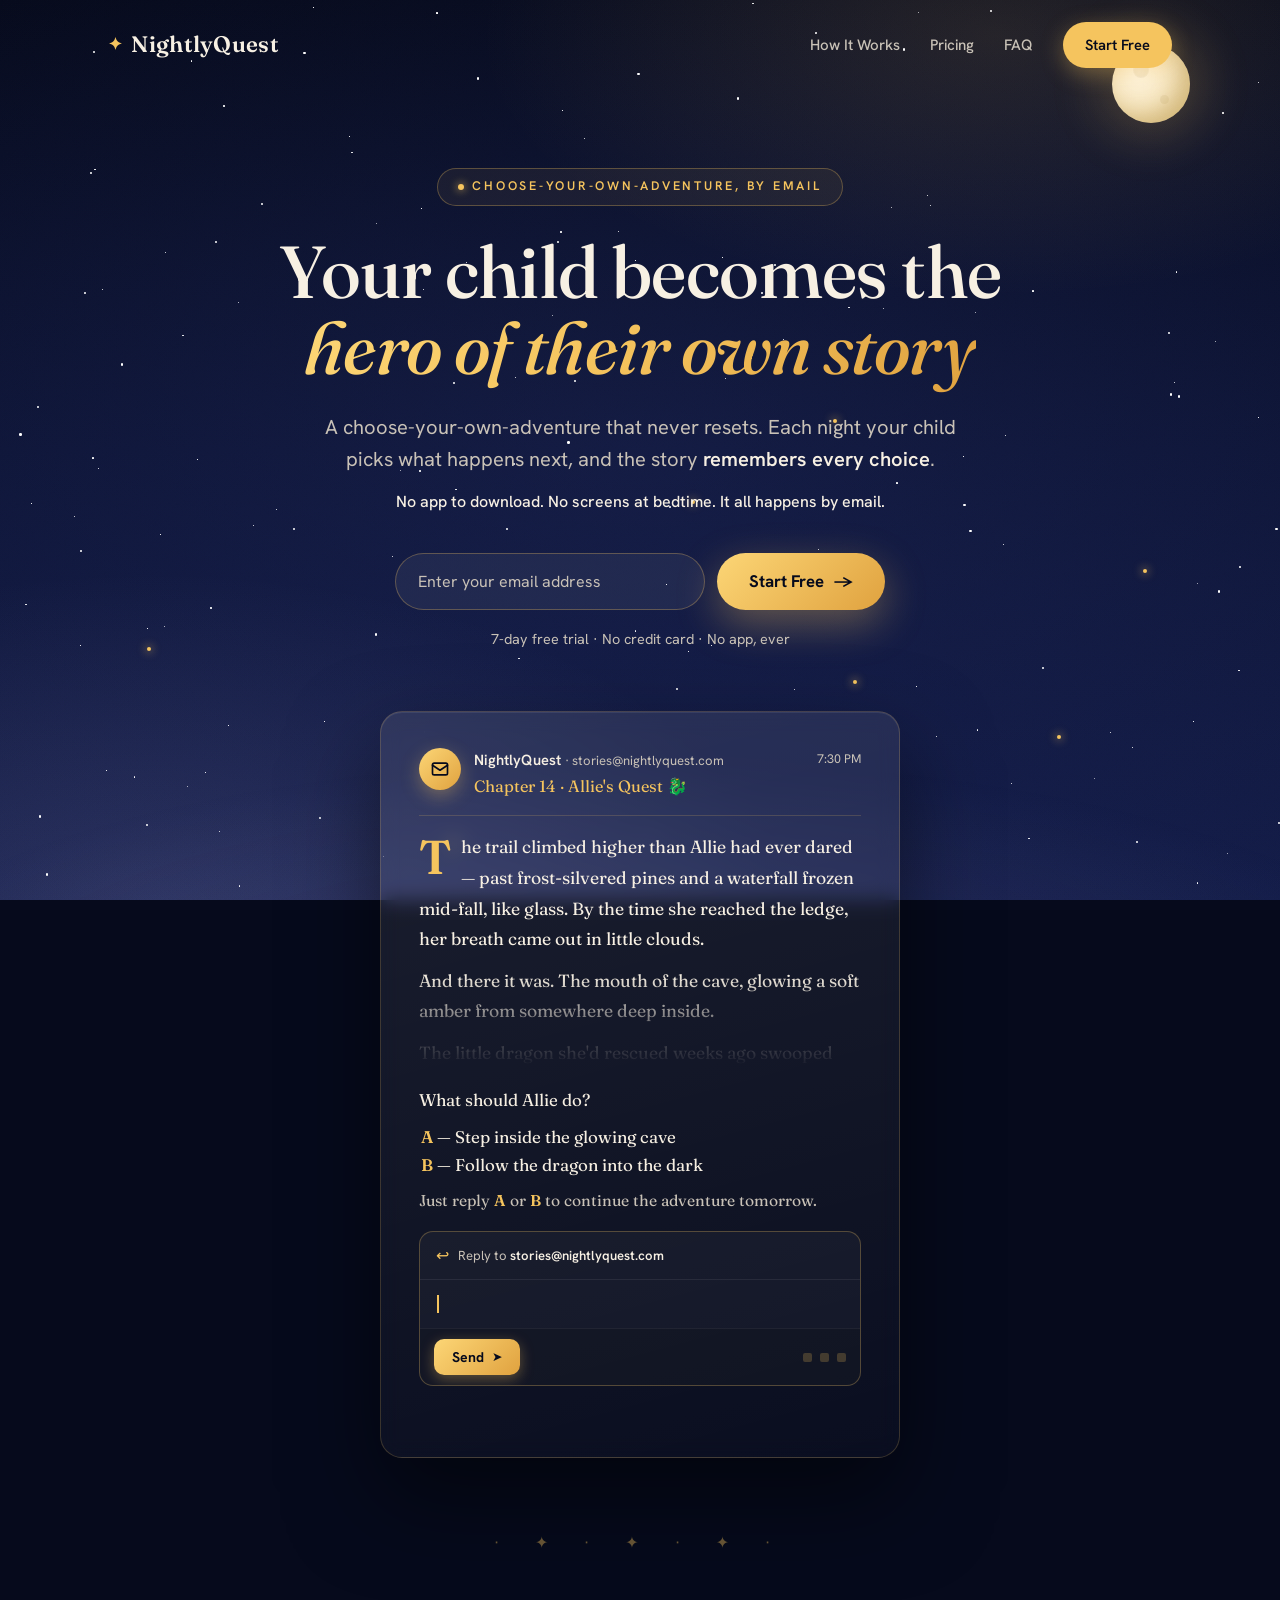
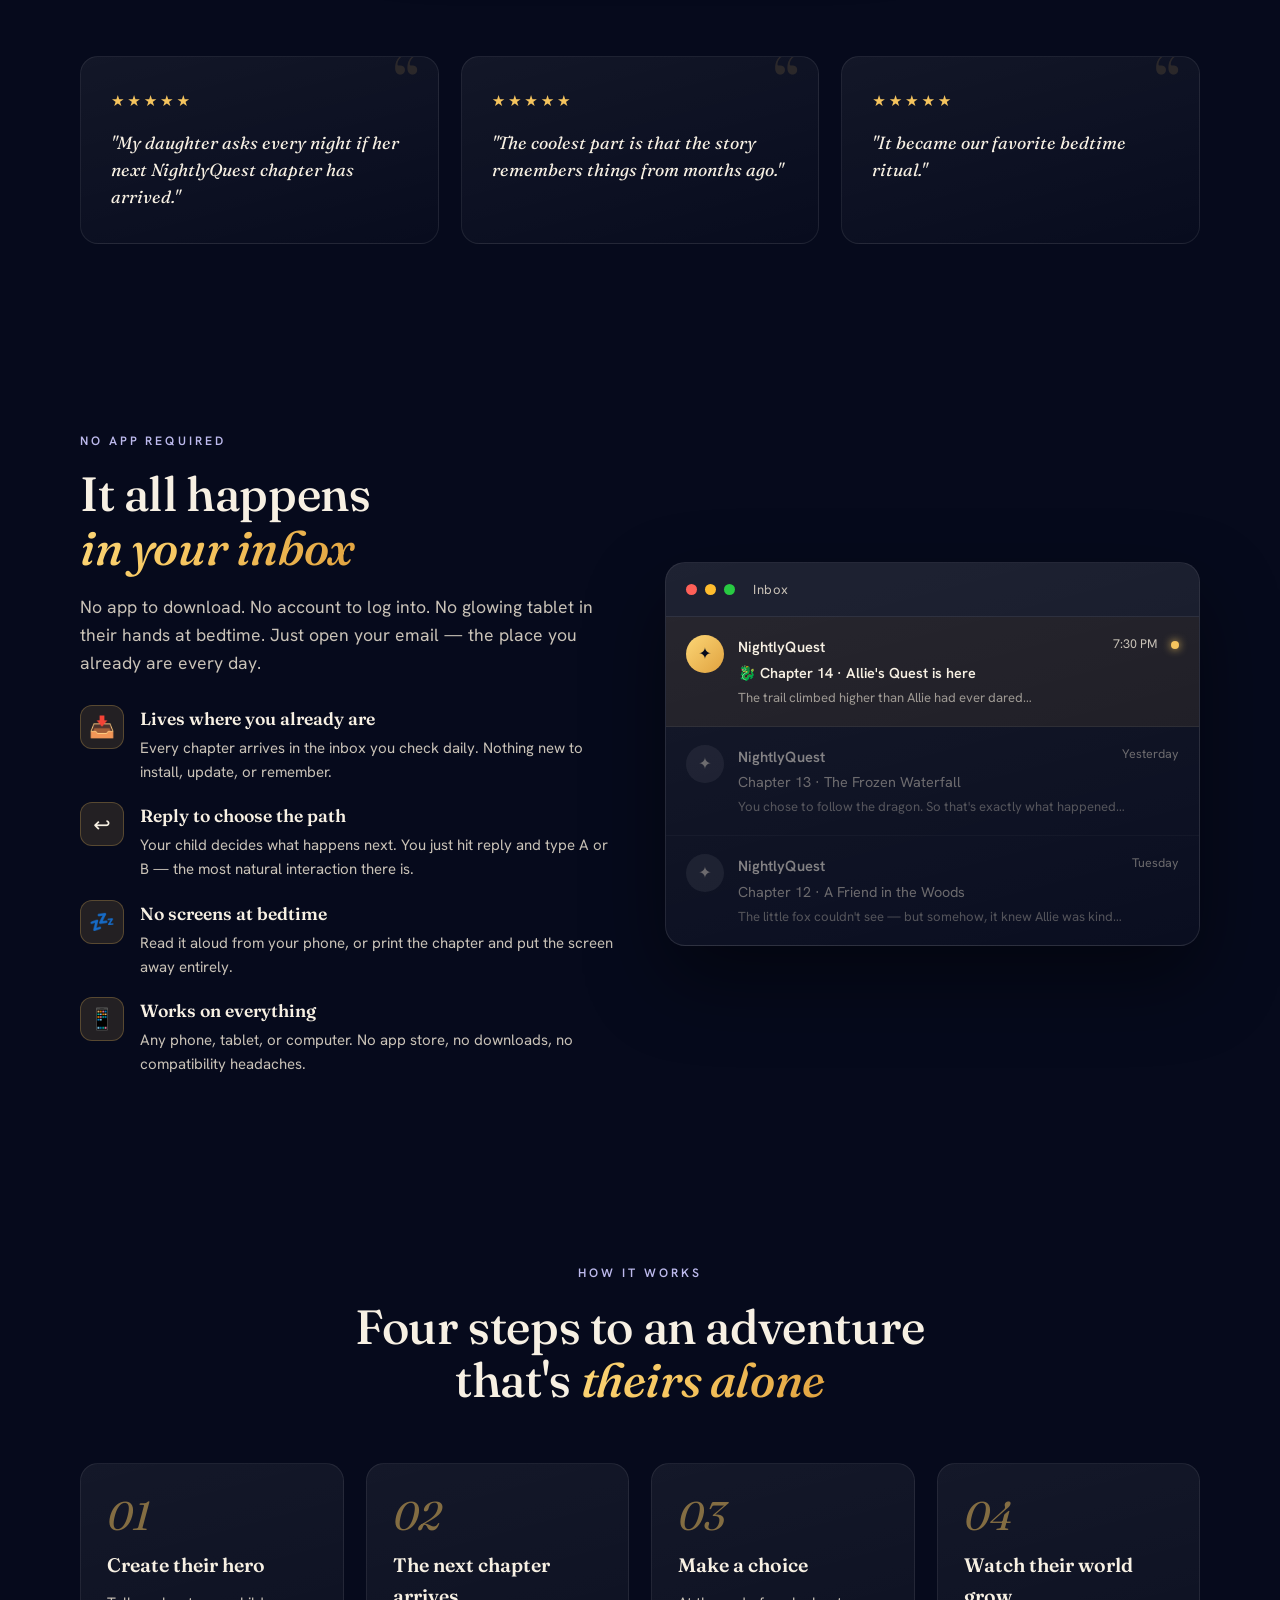
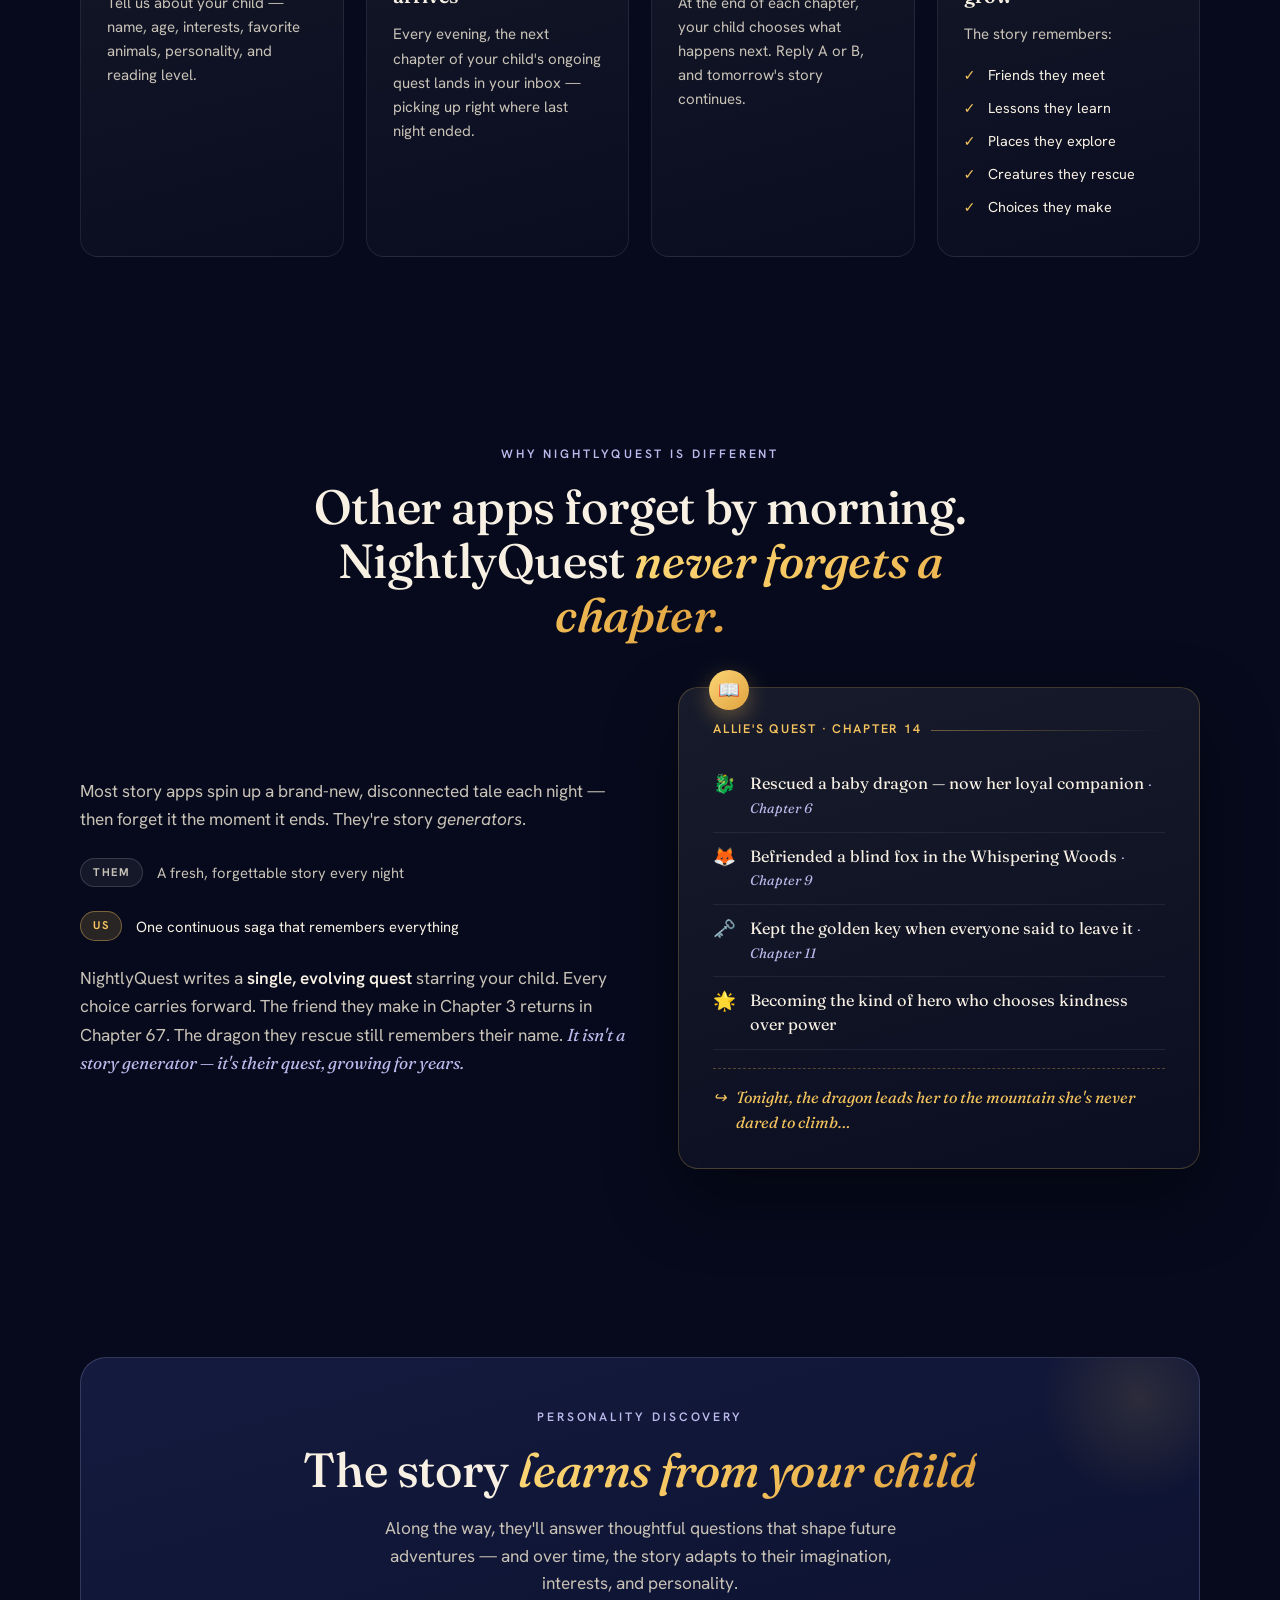
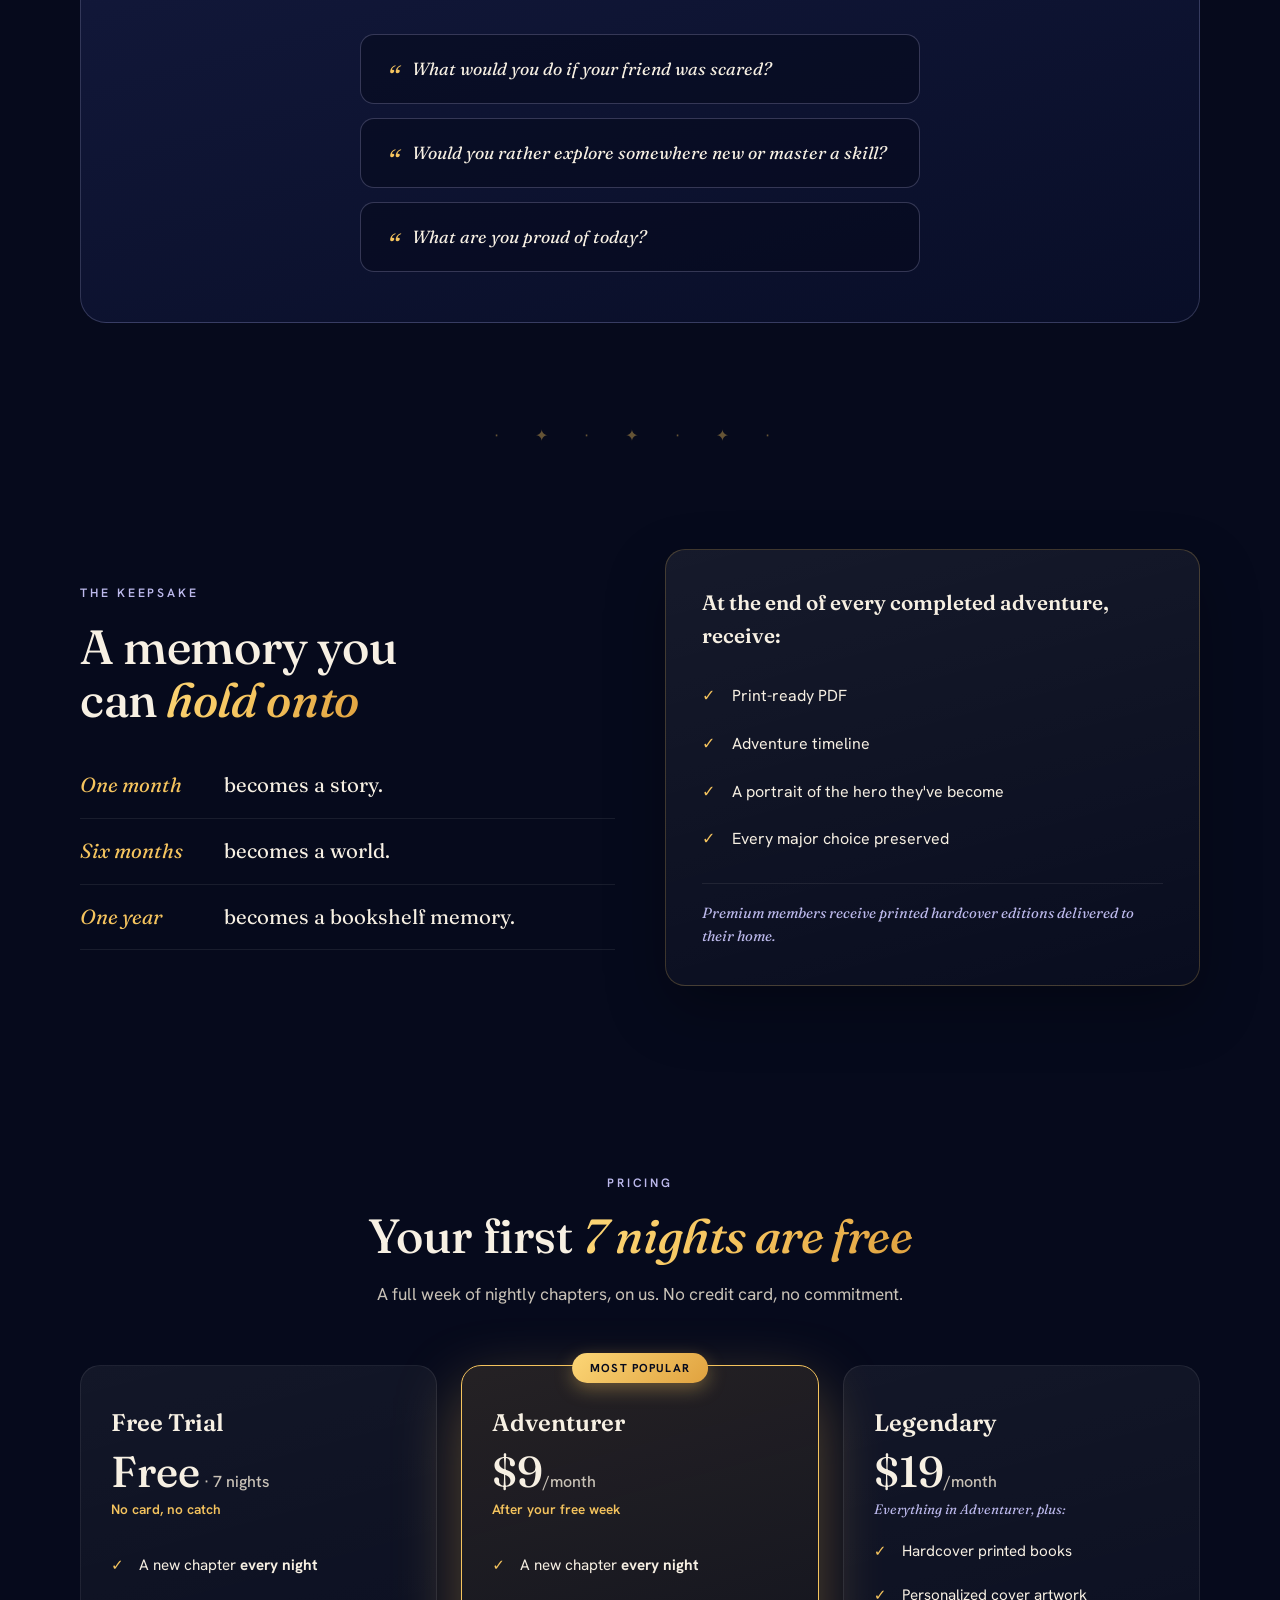
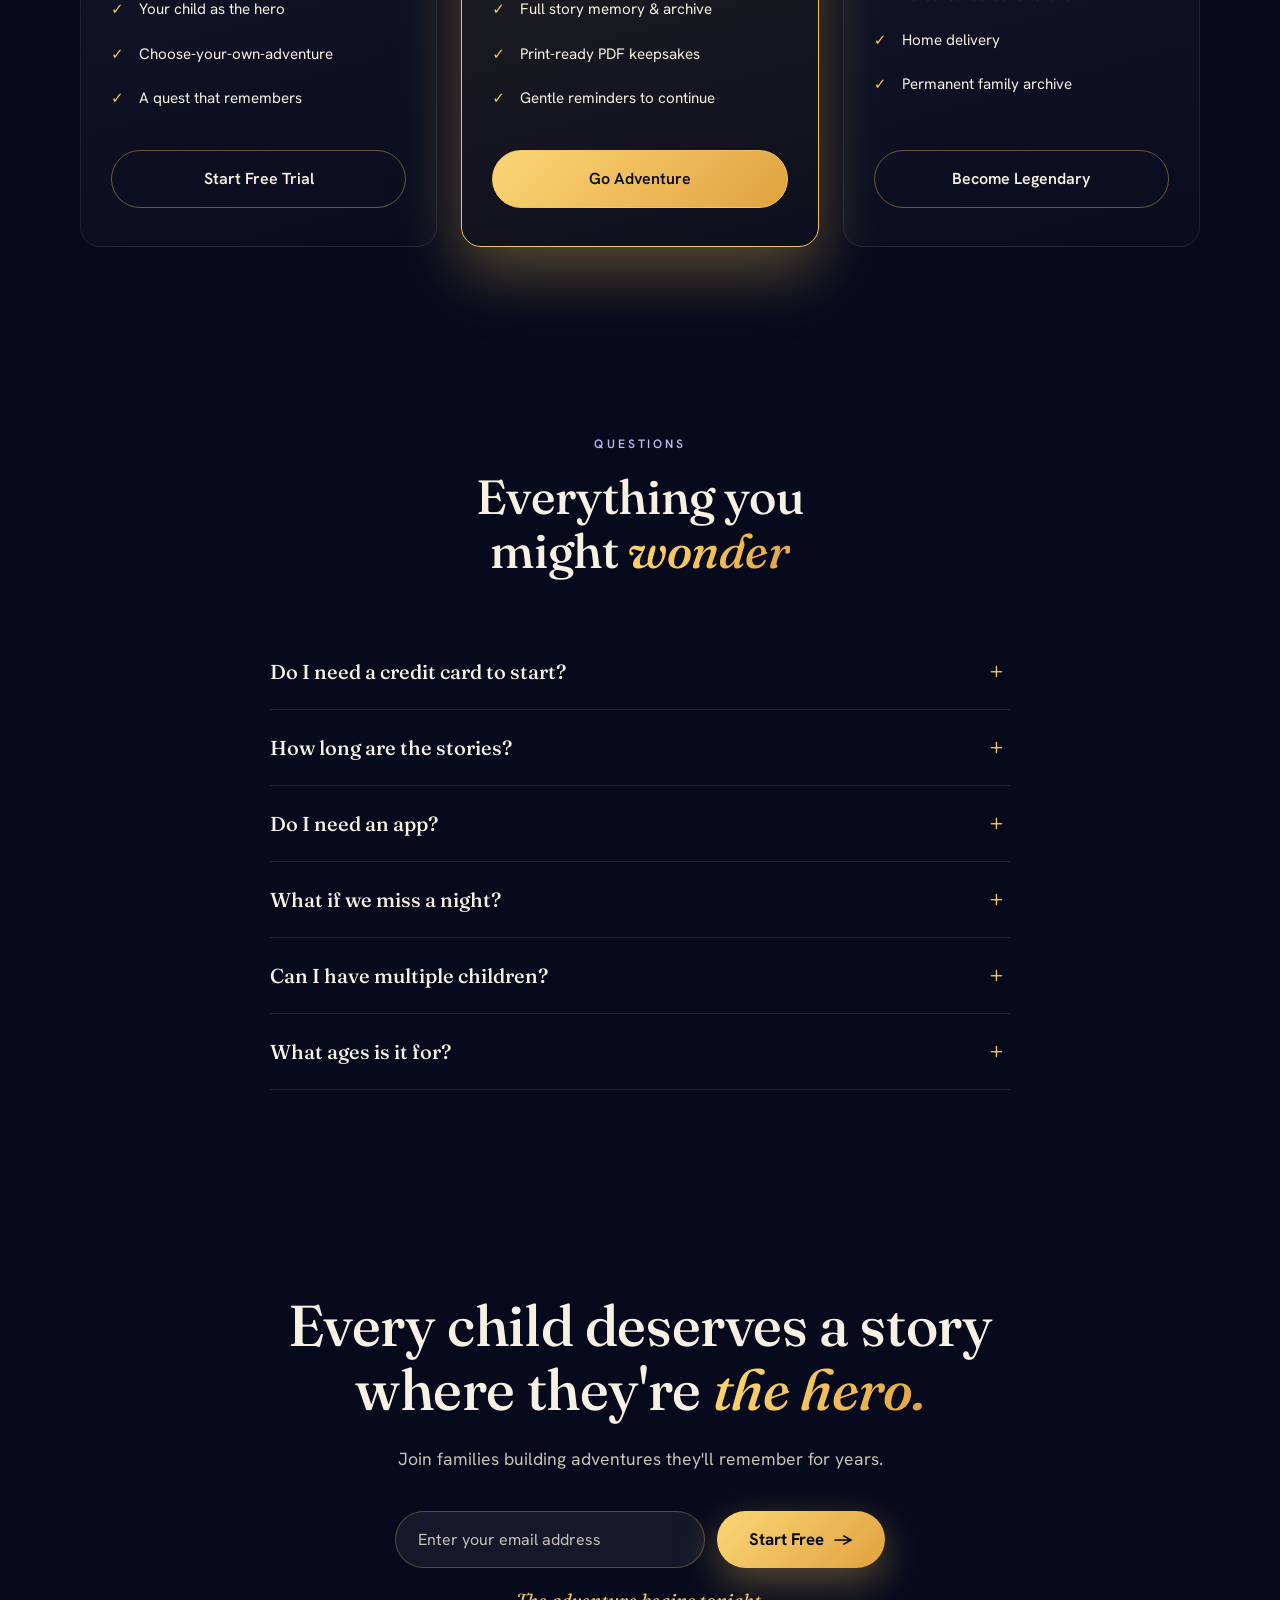
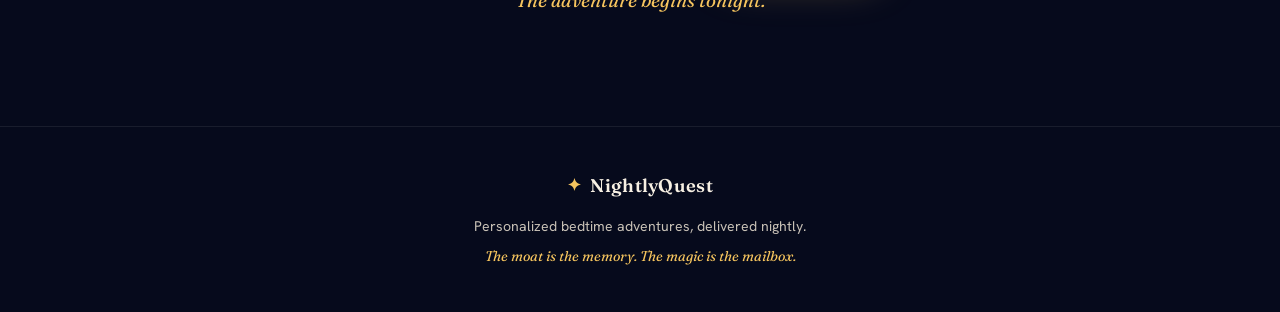
<file: src/imports/pasted_text/nightlyquest-landing.html>
<!DOCTYPE html>
<html lang="en">
<head>
<meta charset="UTF-8">
<meta name="viewport" content="width=device-width, initial-scale=1.0">
<title>NightlyQuest — A bedtime quest where your child is the hero, delivered by email</title>
<link rel="preconnect" href="https://fonts.googleapis.com">
<link rel="preconnect" href="https://fonts.gstatic.com" crossorigin>
<link href="https://fonts.googleapis.com/css2?family=Fraunces:ital,opsz,wght@0,9..144,400;0,9..144,500;0,9..144,600;0,9..144,700;1,9..144,400;1,9..144,500;1,9..144,600&family=Hanken+Grotesk:wght@400;500;600;700&display=swap" rel="stylesheet">
<style>
  :root{
    --night-1:#060a1c;--night-2:#0c1334;--night-3:#131c48;--indigo:#2a3470;
    --gold:#f5c45e;--gold-lt:#fcd676;--gold-deep:#e0a23f;--amber-glow:rgba(245,196,94,.35);
    --cream:#f7f0e3;--cream-dim:#c9c2b7;--lavender:#bcb9ec;--rose:#e8a3a3;
    --display:"Fraunces",Georgia,serif;--body:"Hanken Grotesk",system-ui,sans-serif;
    --ease:cubic-bezier(.16,1,.3,1);
  }
  *{margin:0;padding:0;box-sizing:border-box}
  html{scroll-behavior:smooth}
  body{font-family:var(--body);background:var(--night-1);color:var(--cream);overflow-x:hidden;line-height:1.6;-webkit-font-smoothing:antialiased}
  ::selection{background:var(--gold);color:var(--night-1)}
  a{color:inherit}
  :focus-visible{outline:2px solid var(--gold);outline-offset:3px;border-radius:6px}

  /* atmosphere */
  .sky{position:fixed;inset:0;z-index:-3;background:
    radial-gradient(ellipse 70% 50% at 78% 4%, rgba(245,196,94,.12), transparent 58%),
    radial-gradient(ellipse 90% 70% at 12% 102%, rgba(188,185,236,.14), transparent 55%),
    radial-gradient(ellipse 120% 90% at 50% 50%, rgba(42,52,112,.25), transparent 70%),
    linear-gradient(180deg, var(--night-1) 0%, var(--night-2) 50%, var(--night-3) 100%);}
  .horizon{position:fixed;left:0;right:0;bottom:0;height:40vh;z-index:-3;pointer-events:none;
    background:radial-gradient(ellipse 90% 100% at 50% 130%, rgba(245,196,94,.10), rgba(188,185,236,.05) 40%, transparent 70%);}
  .grain{position:fixed;inset:0;z-index:1;pointer-events:none;opacity:.045;mix-blend-mode:overlay;
    background-image:url("data:image/svg+xml,%3Csvg xmlns='http://www.w3.org/2000/svg' width='160' height='160'%3E%3Cfilter id='n'%3E%3CfeTurbulence type='fractalNoise' baseFrequency='0.9' numOctaves='3' stitchTiles='stitch'/%3E%3C/filter%3E%3Crect width='100%25' height='100%25' filter='url(%23n)'/%3E%3C/svg%3E");}
  .stars{position:fixed;inset:0;z-index:-2;pointer-events:none}
  .star{position:absolute;background:#fff;border-radius:50%;animation:twinkle var(--dur) ease-in-out infinite alternate}
  @keyframes twinkle{from{opacity:.12;transform:scale(.6)}to{opacity:1;transform:scale(1)}}
  .shooting{position:fixed;width:2px;height:2px;background:#fff;border-radius:50%;z-index:-2;opacity:0;
    box-shadow:0 0 0 1px rgba(255,255,255,.4);pointer-events:none}
  .shooting::after{content:"";position:absolute;top:50%;right:0;width:90px;height:1px;
    background:linear-gradient(90deg,#fff,transparent);transform:translateY(-50%)}
  .firefly{position:fixed;width:4px;height:4px;border-radius:50%;z-index:-2;pointer-events:none;
    background:var(--gold);box-shadow:0 0 8px 2px var(--amber-glow);animation:drift var(--fdur) ease-in-out infinite}
  @keyframes drift{0%{transform:translate(0,0);opacity:0}10%{opacity:.8}50%{transform:translate(var(--dx),var(--dy));opacity:1}90%{opacity:.6}100%{transform:translate(0,0);opacity:0}}
  .moon{position:fixed;top:5%;right:7%;width:78px;height:78px;border-radius:50%;z-index:-2;will-change:transform;
    background:radial-gradient(circle at 35% 35%, #fff8e8, #f5e3b8 52%, #e6c97e);
    box-shadow:0 0 50px 14px rgba(245,196,94,.2), inset -11px -7px 20px rgba(180,150,90,.42);}
  .moon::before,.moon::after{content:"";position:absolute;border-radius:50%;background:rgba(190,160,100,.18)}
  .moon::before{width:14px;height:14px;top:18px;left:22px;box-shadow:0 0 0 1px rgba(160,130,80,.1)}
  .moon::after{width:9px;height:9px;bottom:19px;right:21px}

  .wrap{max-width:1120px;margin:0 auto;padding:0 28px}
  section{position:relative;z-index:2}
  .pad{padding:94px 0}
  .divider-stars{text-align:center;color:var(--gold);opacity:.4;font-size:1rem;letter-spacing:1em;padding:6px 0;position:relative;z-index:2}

  .gold-text{background:linear-gradient(120deg,#fcd676,#f5c45e 45%,#e0a23f);-webkit-background-clip:text;background-clip:text;color:transparent;font-style:italic}

  /* nav */
  .navbar{position:sticky;top:0;z-index:50;transition:background .4s var(--ease),backdrop-filter .4s,border-color .4s,padding .4s}
  .navbar.scrolled{background:rgba(8,12,30,.72);backdrop-filter:blur(14px);border-bottom:1px solid rgba(245,196,94,.12)}
  nav{display:flex;justify-content:space-between;align-items:center;padding:22px 28px;max-width:1120px;margin:0 auto;transition:padding .4s var(--ease)}
  .navbar.scrolled nav{padding:14px 28px}
  .logo{font-family:var(--display);font-weight:600;font-size:1.4rem;letter-spacing:.3px;display:flex;align-items:center;gap:9px}
  .logo .spark{color:var(--gold);font-size:1.05rem;animation:sparkle 3s ease-in-out infinite}
  @keyframes sparkle{0%,100%{opacity:1;transform:rotate(0) scale(1)}50%{opacity:.6;transform:rotate(20deg) scale(1.15)}}
  .nav-links{display:flex;align-items:center;gap:30px;font-size:.94rem;font-weight:500}
  .nav-links a{text-decoration:none;color:var(--cream-dim);transition:color .2s;position:relative}
  .nav-links a:not(.nav-cta)::after{content:"";position:absolute;left:0;bottom:-5px;width:0;height:1.5px;background:var(--gold);transition:width .25s var(--ease)}
  .nav-links a:not(.nav-cta):hover{color:var(--gold)}
  .nav-links a:not(.nav-cta):hover::after{width:100%}
  .nav-cta{font-weight:600;font-size:.92rem;color:var(--night-1)!important;background:var(--gold);padding:11px 22px;border-radius:100px;text-decoration:none;transition:transform .25s,box-shadow .25s;box-shadow:0 6px 22px var(--amber-glow)}
  .nav-cta:hover{transform:translateY(-2px);box-shadow:0 10px 30px var(--amber-glow)}

  /* hero */
  .hero{text-align:center;padding:78px 0 66px}
  .eyebrow{display:inline-flex;align-items:center;gap:8px;font-size:.78rem;letter-spacing:.22em;text-transform:uppercase;color:var(--gold);font-weight:600;margin-bottom:28px;border:1px solid rgba(245,196,94,.3);padding:8px 20px;border-radius:100px;background:rgba(245,196,94,.06)}
  .eyebrow .pulse{width:6px;height:6px;border-radius:50%;background:var(--gold);box-shadow:0 0 8px var(--gold);animation:pulse 2s ease-in-out infinite}
  @keyframes pulse{0%,100%{opacity:1}50%{opacity:.3}}
  h1{font-family:var(--display);font-weight:500;font-size:clamp(2.6rem,5.8vw,4.6rem);line-height:1.04;letter-spacing:-.6px;margin-bottom:24px}
  h1 em{font-style:italic}
  .sub{font-size:clamp(1.05rem,2vw,1.26rem);color:var(--cream-dim);max-width:640px;margin:0 auto 14px}
  .sub2{font-size:1rem;color:var(--cream);max-width:600px;margin:0 auto 38px;font-weight:500}
  .signup{display:flex;gap:12px;justify-content:center;max-width:490px;margin:0 auto}
  .signup input{flex:1;min-width:0;padding:17px 22px;border-radius:100px;border:1px solid rgba(245,196,94,.3);background:rgba(255,255,255,.06);color:var(--cream);font-family:var(--body);font-size:1rem;outline:none;transition:.25s var(--ease)}
  .signup input::placeholder{color:var(--cream-dim)}
  .signup input:focus{border-color:var(--gold);background:rgba(245,196,94,.09);box-shadow:0 0 0 4px rgba(245,196,94,.1)}
  .btn-primary{position:relative;display:inline-flex;align-items:center;gap:10px;font-weight:700;font-size:1.05rem;color:var(--night-1);background:linear-gradient(135deg,var(--gold-lt),var(--gold-deep));padding:17px 32px;border-radius:100px;text-decoration:none;border:none;cursor:pointer;font-family:var(--body);box-shadow:0 14px 40px var(--amber-glow);transition:transform .25s var(--ease),box-shadow .25s;overflow:hidden;white-space:nowrap}
  .btn-primary::before{content:"";position:absolute;top:0;left:-120%;width:60%;height:100%;background:linear-gradient(100deg,transparent,rgba(255,255,255,.5),transparent);transform:skewX(-20deg);transition:left .6s var(--ease)}
  .btn-primary:hover{transform:translateY(-3px) scale(1.02);box-shadow:0 20px 55px var(--amber-glow)}
  .btn-primary:hover::before{left:130%}
  .btn-primary .arrow{transition:transform .25s var(--ease)}
  .btn-primary:hover .arrow{transform:translateX(5px)}
  .reassure{margin-top:18px;font-size:.9rem;color:var(--cream-dim)}

  .hero-card{margin:60px auto 0;max-width:520px;text-align:left;position:relative;
    background:linear-gradient(165deg, rgba(255,253,247,.09), rgba(255,255,255,.02));
    border:1px solid rgba(245,196,94,.2);border-radius:22px;padding:36px 38px;backdrop-filter:blur(10px);
    box-shadow:0 40px 90px rgba(0,0,0,.5), inset 0 1px 0 rgba(255,255,255,.08);}
  .hero-card::before{content:"✦";position:absolute;top:-19px;left:36px;background:linear-gradient(135deg,var(--gold-lt),var(--gold-deep));color:var(--night-1);width:40px;height:40px;border-radius:50%;display:grid;place-items:center;font-size:1.05rem;box-shadow:0 8px 22px var(--amber-glow)}
  .hc-meta{font-size:.78rem;letter-spacing:.16em;text-transform:uppercase;color:var(--gold);margin-bottom:18px;font-weight:600;display:flex;align-items:center;gap:10px}
  .hc-meta::after{content:"";flex:1;height:1px;background:linear-gradient(90deg,rgba(245,196,94,.4),transparent)}
  .hero-card .story-window{position:relative;max-height:236px;overflow:hidden;
    -webkit-mask-image:linear-gradient(180deg,#000 60%,rgba(0,0,0,.3) 85%,transparent);
    mask-image:linear-gradient(180deg,#000 60%,rgba(0,0,0,.3) 85%,transparent)}
  .hero-card .story{font-family:var(--display);font-size:1.1rem;line-height:1.74;color:var(--cream)}
  .hero-card .story p{margin-bottom:11px}
  .hero-card .story p:first-child::first-letter{font-size:2.7em;line-height:.8;float:left;margin:6px 9px 0 0;color:var(--gold);font-weight:600}
  .hero-card .story .whisper{font-style:italic;color:var(--lavender)}
  .hc-outro{margin-top:18px;font-family:var(--display);font-size:1.06rem;line-height:1.6;color:var(--cream)}
  .hc-outro p{margin-bottom:10px}
  .hc-outro p:last-child{margin-bottom:0}
  .hc-outro .opts{padding-left:2px}
  .hc-outro b{color:var(--gold);font-weight:600}
  .hc-outro .cta{color:var(--cream-dim);font-size:.98rem}
  .hc-foot{margin-top:18px;font-size:.85rem;color:var(--cream-dim);text-align:center;font-style:italic}

  /* email-styled hero card */
  .hero-card.asEmail::before{display:none}
  .email-header{display:flex;align-items:flex-start;gap:13px;padding-bottom:16px;margin-bottom:16px;border-bottom:1px solid rgba(245,196,94,.18)}
  .email-av{flex-shrink:0;width:42px;height:42px;border-radius:50%;display:grid;place-items:center;font-size:1.05rem;background:linear-gradient(135deg,var(--gold-lt),var(--gold-deep));color:var(--night-1);font-weight:700;box-shadow:0 6px 18px var(--amber-glow)}
  .email-meta{flex:1;min-width:0}
  .email-from{font-size:.92rem;font-weight:600;color:var(--cream);white-space:nowrap;overflow:hidden;text-overflow:ellipsis}
  .email-from span{color:var(--cream-dim);font-weight:400;font-size:.82rem}
  .email-subject{font-family:var(--display);font-size:1.02rem;color:var(--gold);margin-top:2px}
  .email-time{font-size:.78rem;color:var(--cream-dim);flex-shrink:0;padding-top:2px}
  .reply-wrap{margin-top:18px}
  .reply-box{background:rgba(255,255,255,.035);border:1px solid rgba(245,196,94,.28);border-radius:14px;overflow:hidden}
  .reply-head{display:flex;align-items:center;gap:9px;padding:11px 16px;border-bottom:1px solid rgba(255,255,255,.07);font-size:.82rem;color:var(--cream-dim)}
  .reply-head .reply-ico{color:var(--gold);font-size:1rem}
  .reply-head b{color:var(--cream);font-weight:600}
  .reply-body{padding:15px 16px;min-height:48px;display:flex;align-items:flex-start;font-size:.96rem;line-height:1.5;color:var(--cream)}
  .caret{display:inline-block;width:2px;height:18px;background:var(--gold);margin-left:1px;animation:blink 1s step-end infinite;vertical-align:middle}
  @keyframes blink{50%{opacity:0}}
  .reply-foot{display:flex;align-items:center;justify-content:space-between;padding:10px 14px;border-top:1px solid rgba(255,255,255,.06);background:rgba(0,0,0,.14)}
  .reply-send{display:inline-flex;align-items:center;gap:8px;background:linear-gradient(135deg,var(--gold-lt),var(--gold-deep));color:var(--night-1);border:none;border-radius:10px;padding:9px 18px;font-family:var(--body);font-weight:700;font-size:.88rem;cursor:pointer;transition:transform .12s var(--ease),background .25s;box-shadow:0 4px 14px var(--amber-glow)}
  .reply-send::after{content:"➤";font-size:.78rem}
  .reply-send.pressed{transform:scale(.9)}
  .reply-send.done{background:rgba(245,196,94,.16);color:var(--gold);box-shadow:none;cursor:default}
  .reply-send.done::after{content:"✓"}
  .reply-tools{display:flex;gap:8px}
  .reply-tools span{width:9px;height:9px;border-radius:2px;background:rgba(245,196,94,.22)}
  .sent-msg{opacity:0;transition:opacity .45s var(--ease);margin-top:12px;text-align:center;font-size:.88rem;color:var(--gold);font-style:italic;font-family:var(--display);min-height:20px}
  .sent-msg.show{opacity:1}
  .sent-msg .check{display:inline-grid;place-items:center;width:17px;height:17px;border-radius:50%;background:var(--gold);color:var(--night-1);font-size:.66rem;font-weight:700;margin-right:6px;vertical-align:middle}

  /* section heads */
  .sec-head{text-align:center;max-width:700px;margin:0 auto 56px}
  .sec-tag{font-size:.76rem;letter-spacing:.24em;text-transform:uppercase;color:var(--lavender);font-weight:600;margin-bottom:16px;display:block}
  h2{font-family:var(--display);font-weight:500;font-size:clamp(2rem,4vw,3rem);line-height:1.12;letter-spacing:-.4px}
  h2 em{font-style:italic}
  .sec-head p{color:var(--cream-dim);font-size:1.08rem;margin-top:18px}

  /* social proof */
  .proof{display:grid;grid-template-columns:repeat(3,1fr);gap:22px}
  .quote-card{background:linear-gradient(165deg, rgba(255,255,255,.055), rgba(255,255,255,.012));border:1px solid rgba(255,255,255,.08);border-radius:18px;padding:32px 30px;transition:.35s var(--ease);position:relative;overflow:hidden}
  .quote-card::before{content:"\201C";position:absolute;top:-10px;right:18px;font-family:var(--display);font-size:5rem;color:var(--gold);opacity:.12;line-height:1}
  .quote-card:hover{border-color:rgba(245,196,94,.35);transform:translateY(-6px);box-shadow:0 24px 50px rgba(0,0,0,.3)}
  .stars-row{color:var(--gold);font-size:.95rem;letter-spacing:.18em;margin-bottom:16px}
  .quote-card p{font-family:var(--display);font-size:1.1rem;line-height:1.55;font-style:italic;color:var(--cream)}

  /* steps */
  .steps{display:grid;grid-template-columns:repeat(4,1fr);gap:22px}
  .step{background:linear-gradient(165deg, rgba(255,255,255,.06), rgba(255,255,255,.015));border:1px solid rgba(255,255,255,.08);border-radius:18px;padding:32px 26px;transition:transform .35s var(--ease),border-color .35s,box-shadow .35s}
  .step:hover{transform:translateY(-7px);border-color:rgba(245,196,94,.35);box-shadow:0 24px 50px rgba(0,0,0,.3)}
  .step-num{font-family:var(--display);font-style:italic;font-size:2.5rem;color:var(--gold);opacity:.5;line-height:1;margin-bottom:14px}
  .step h3{font-family:var(--display);font-weight:600;font-size:1.22rem;margin-bottom:10px}
  .step p{font-size:.94rem;color:var(--cream-dim)}
  .step ul{list-style:none;margin-top:12px}
  .step li{font-size:.9rem;color:var(--cream);padding:5px 0 5px 24px;position:relative}
  .step li::before{content:"✓";position:absolute;left:0;color:var(--gold)}

  /* editorial */
  .editorial{max-width:770px;margin:0 auto;text-align:center}
  .editorial .lead{font-family:var(--display);font-size:clamp(1.45rem,3vw,2.05rem);line-height:1.4;font-weight:400;color:var(--cream)}
  .editorial .body{color:var(--cream-dim);font-size:1.1rem;margin-top:26px;max-width:620px;margin-left:auto;margin-right:auto}
  .highlight{color:var(--lavender);font-style:italic;font-family:var(--display)}

  /* difference / contrast */
  .diff2{display:grid;grid-template-columns:1.05fr 1fr;gap:50px;align-items:center}
  .diff2 .lead{font-family:var(--display);font-size:clamp(1.6rem,3vw,2.3rem);line-height:1.25;font-weight:400;color:var(--cream);margin-bottom:22px}
  .diff2 .body{color:var(--cream-dim);font-size:1.08rem;margin-bottom:18px}
  .diff2 .body:last-child{margin-bottom:0}
  .vs-line{display:flex;align-items:center;gap:14px;margin:24px 0;font-size:.92rem}
  .vs-line .tag{font-size:.7rem;letter-spacing:.14em;text-transform:uppercase;font-weight:700;padding:5px 12px;border-radius:100px;flex-shrink:0}
  .vs-line.them .tag{background:rgba(255,255,255,.06);border:1px solid rgba(255,255,255,.15);color:var(--cream-dim)}
  .vs-line.us .tag{background:rgba(245,196,94,.15);border:1px solid rgba(245,196,94,.4);color:var(--gold)}
  .vs-line.them span{color:var(--cream-dim)}
  .vs-line.us span{color:var(--cream)}
  /* story journal */
  .journal{background:linear-gradient(165deg, rgba(255,253,247,.07), rgba(255,255,255,.02));border:1px solid rgba(245,196,94,.22);border-radius:20px;padding:32px 34px;box-shadow:0 30px 70px rgba(0,0,0,.4);position:relative}
  .journal::before{content:"📖";position:absolute;top:-18px;left:30px;background:linear-gradient(135deg,var(--gold-lt),var(--gold-deep));width:40px;height:40px;border-radius:50%;display:grid;place-items:center;font-size:1.1rem;box-shadow:0 8px 22px var(--amber-glow)}
  .journal-head{font-size:.78rem;letter-spacing:.14em;text-transform:uppercase;color:var(--gold);font-weight:600;margin-bottom:20px;display:flex;align-items:center;gap:10px}
  .journal-head::after{content:"";flex:1;height:1px;background:linear-gradient(90deg,rgba(245,196,94,.4),transparent)}
  .journal-item{display:flex;gap:14px;padding:12px 0;border-bottom:1px solid rgba(255,255,255,.07);font-family:var(--display);font-size:1.02rem;line-height:1.45;color:var(--cream)}
  .journal-item:last-of-type{border-bottom:none}
  .journal-item .ji{flex-shrink:0;font-size:1.15rem;line-height:1.3}
  .journal-item .ch{color:var(--lavender);font-style:italic;font-size:.86rem}
  .journal-next{margin-top:18px;padding-top:16px;border-top:1px dashed rgba(245,196,94,.3);font-family:var(--display);font-style:italic;color:var(--gold);font-size:1rem;display:flex;gap:10px;align-items:baseline}
  .journal-next .arrow{flex-shrink:0}

  /* email-native section */
  .email-native{display:grid;grid-template-columns:1fr 1fr;gap:50px;align-items:center}
  .email-native h2{margin-bottom:18px}
  .email-native .lede{color:var(--cream-dim);font-size:1.1rem;margin-bottom:28px}
  .ebenefits{display:flex;flex-direction:column;gap:18px}
  .ebenefit{display:flex;gap:16px}
  .ebenefit .ei{flex-shrink:0;width:44px;height:44px;border-radius:12px;display:grid;place-items:center;font-size:1.3rem;background:rgba(245,196,94,.12);border:1px solid rgba(245,196,94,.25)}
  .ebenefit h4{font-family:var(--display);font-weight:600;font-size:1.1rem;margin-bottom:3px}
  .ebenefit p{font-size:.94rem;color:var(--cream-dim)}
  /* inbox mockup */
  .inbox{background:linear-gradient(165deg, rgba(255,255,255,.07), rgba(255,255,255,.02));border:1px solid rgba(255,255,255,.1);border-radius:20px;overflow:hidden;box-shadow:0 34px 80px rgba(0,0,0,.45)}
  .inbox-bar{display:flex;align-items:center;gap:8px;padding:16px 20px;border-bottom:1px solid rgba(255,255,255,.08);background:rgba(255,255,255,.03)}
  .inbox-bar .dot{width:11px;height:11px;border-radius:50%}
  .inbox-bar .r{background:#ff6058}.inbox-bar .y{background:#ffbd2e}.inbox-bar .g{background:#28ca42}
  .inbox-bar .title{margin-left:10px;font-size:.82rem;color:var(--cream-dim);letter-spacing:.04em}
  .inbox-row{display:flex;gap:14px;padding:18px 20px;border-bottom:1px solid rgba(255,255,255,.06);transition:.25s var(--ease);align-items:flex-start}
  .inbox-row:last-child{border-bottom:none}
  .inbox-row.unread{background:rgba(245,196,94,.07)}
  .inbox-row.unread .subj{color:var(--cream);font-weight:600}
  .inbox-row.muted{opacity:.5}
  .inbox-av{flex-shrink:0;width:38px;height:38px;border-radius:50%;display:grid;place-items:center;font-size:1rem;background:linear-gradient(135deg,var(--gold-lt),var(--gold-deep));color:var(--night-1);font-weight:700}
  .inbox-av.gray{background:rgba(255,255,255,.12);color:var(--cream-dim)}
  .inbox-content{flex:1;min-width:0}
  .inbox-top{display:flex;justify-content:space-between;gap:10px;margin-bottom:3px}
  .inbox-sender{font-size:.92rem;font-weight:600;color:var(--cream)}
  .inbox-time{font-size:.78rem;color:var(--cream-dim);flex-shrink:0}
  .inbox-row .subj{font-size:.9rem;color:var(--cream-dim);white-space:nowrap;overflow:hidden;text-overflow:ellipsis}
  .inbox-row .preview{font-size:.82rem;color:var(--cream-dim);opacity:.75;margin-top:2px;white-space:nowrap;overflow:hidden;text-overflow:ellipsis}
  .unread-dot{width:8px;height:8px;border-radius:50%;background:var(--gold);box-shadow:0 0 8px var(--gold);flex-shrink:0;margin-top:6px}

  /* discovery */
  .discovery{background:linear-gradient(165deg, rgba(42,52,112,.42), rgba(13,21,56,.42));border:1px solid rgba(188,185,236,.22);border-radius:26px;padding:50px;text-align:center;position:relative;overflow:hidden}
  .discovery::before{content:"";position:absolute;top:-60px;right:-40px;width:200px;height:200px;border-radius:50%;background:radial-gradient(circle,rgba(245,196,94,.12),transparent 70%)}
  .discovery h2{margin-bottom:18px;position:relative}
  .discovery>p{color:var(--cream-dim);font-size:1.08rem;max-width:570px;margin:0 auto 36px;position:relative}
  .q-cards{display:flex;flex-direction:column;gap:14px;max-width:560px;margin:0 auto;position:relative}
  .q-card{background:rgba(6,10,28,.55);border:1px solid rgba(188,185,236,.25);border-radius:14px;padding:20px 26px;font-family:var(--display);font-style:italic;font-size:1.1rem;color:var(--cream);text-align:left;display:flex;align-items:center;gap:14px;transition:.3s var(--ease)}
  .q-card:hover{border-color:var(--gold);transform:translateX(6px);background:rgba(6,10,28,.75)}
  .q-card .qm{color:var(--gold);font-size:1.8rem;flex-shrink:0;font-family:var(--display);line-height:0;transform:translateY(8px)}

  /* keepsake */
  .keepsake{display:grid;grid-template-columns:1fr 1fr;gap:50px;align-items:center}
  .keepsake h2{margin-bottom:26px}
  .timeline{list-style:none}
  .timeline li{font-family:var(--display);font-size:1.28rem;color:var(--cream);padding:16px 0;border-bottom:1px solid rgba(255,255,255,.08);display:flex;gap:16px;align-items:baseline}
  .timeline li .when{color:var(--gold);font-style:italic;flex-shrink:0;width:128px}
  .keep-box{background:linear-gradient(165deg, rgba(255,255,255,.065), rgba(255,255,255,.015));border:1px solid rgba(245,196,94,.22);border-radius:20px;padding:36px;box-shadow:0 24px 60px rgba(0,0,0,.3)}
  .keep-box h3{font-family:var(--display);font-weight:600;font-size:1.3rem;margin-bottom:20px}
  .keep-box ul{list-style:none}
  .keep-box li{font-size:1rem;padding:11px 0 11px 30px;position:relative;color:var(--cream)}
  .keep-box li::before{content:"✓";position:absolute;left:0;color:var(--gold);font-weight:700}
  .keep-box .note{margin-top:20px;padding-top:18px;border-top:1px solid rgba(255,255,255,.08);font-size:.92rem;color:var(--lavender);font-style:italic;font-family:var(--display)}

  /* pricing */
  .tiers{display:grid;grid-template-columns:repeat(3,1fr);gap:24px;align-items:stretch}
  .tier{background:linear-gradient(165deg, rgba(255,255,255,.055), rgba(255,255,255,.015));border:1px solid rgba(255,255,255,.08);border-radius:20px;padding:38px 30px;display:flex;flex-direction:column;transition:.35s var(--ease);position:relative}
  .tier:hover{transform:translateY(-7px);box-shadow:0 24px 55px rgba(0,0,0,.3)}
  .tier.featured{border-color:var(--gold);background:linear-gradient(165deg, rgba(245,196,94,.13), rgba(245,196,94,.03));box-shadow:0 24px 65px var(--amber-glow);transform:scale(1.03)}
  .tier.featured:hover{transform:scale(1.03) translateY(-7px)}
  .tier-badge{position:absolute;top:-13px;left:50%;transform:translateX(-50%);background:linear-gradient(135deg,var(--gold-lt),var(--gold-deep));color:var(--night-1);font-size:.72rem;font-weight:700;letter-spacing:.1em;text-transform:uppercase;padding:6px 18px;border-radius:100px;white-space:nowrap;box-shadow:0 6px 18px var(--amber-glow)}
  .tier-name{font-family:var(--display);font-weight:600;font-size:1.5rem;margin-bottom:8px}
  .tier-price{font-family:var(--display);font-size:2.7rem;font-weight:500;line-height:1;margin-bottom:6px}
  .tier-price span{font-size:1rem;color:var(--cream-dim);font-family:var(--body)}
  .tier .trial{font-size:.85rem;color:var(--gold);font-weight:600;margin-bottom:22px}
  .tier ul{list-style:none;margin-bottom:30px;flex:1}
  .tier li{font-size:.95rem;padding:10px 0 10px 28px;position:relative;color:var(--cream)}
  .tier li::before{content:"✓";position:absolute;left:0;color:var(--gold);font-weight:700}
  .tier .plus{font-size:.85rem;color:var(--lavender);font-style:italic;font-family:var(--display);padding-left:0;margin-bottom:8px}
  .tier .plus::before{content:""}
  .tier-btn{position:relative;text-align:center;text-decoration:none;font-weight:600;padding:15px;border-radius:100px;border:1px solid rgba(245,196,94,.4);color:var(--cream);transition:.25s;overflow:hidden}
  .tier-btn:hover{background:rgba(245,196,94,.12);border-color:var(--gold)}
  .tier.featured .tier-btn{background:linear-gradient(135deg,var(--gold-lt),var(--gold-deep));color:var(--night-1);border-color:var(--gold)}
  .tier.featured .tier-btn:hover{filter:brightness(1.07)}

  /* faq */
  .faq-wrap{max-width:740px;margin:0 auto}
  .faq-item{border-bottom:1px solid rgba(255,255,255,.1)}
  .faq-q{width:100%;text-align:left;background:none;border:none;color:var(--cream);font-family:var(--display);font-size:1.26rem;font-weight:500;padding:25px 44px 25px 0;cursor:pointer;position:relative;transition:color .2s}
  .faq-q:hover{color:var(--gold)}
  .faq-q::after{content:"+";position:absolute;right:6px;top:50%;transform:translateY(-50%);color:var(--gold);font-size:1.7rem;transition:transform .35s var(--ease)}
  .faq-item.open .faq-q::after{transform:translateY(-50%) rotate(135deg)}
  .faq-a{max-height:0;overflow:hidden;transition:max-height .4s var(--ease),padding .4s var(--ease);color:var(--cream-dim);font-size:1.05rem}
  .faq-item.open .faq-a{max-height:200px;padding-bottom:25px}

  /* closer */
  .closer{text-align:center;padding:110px 0;position:relative}
  .closer h2{font-size:clamp(2.2rem,5vw,3.6rem);max-width:790px;margin:0 auto 22px}
  .closer .csub{color:var(--cream-dim);font-size:1.1rem;margin-bottom:38px}
  .closer .signup{margin-bottom:18px}
  .closer .tagline-end{font-family:var(--display);font-style:italic;color:var(--gold);font-size:1.18rem;margin-top:10px}

  /* footer */
  footer{border-top:1px solid rgba(255,255,255,.08);padding:44px 0;text-align:center;color:var(--cream-dim);font-size:.88rem;position:relative;z-index:2}
  footer .logo{justify-content:center;font-size:1.15rem;margin-bottom:14px;color:var(--cream)}
  .tagline{font-family:var(--display);font-style:italic;color:var(--gold);margin-top:8px}

  /* reveal */
  .reveal{opacity:0;transform:translateY(30px);transition:opacity .9s var(--ease),transform .9s var(--ease)}
  .reveal.in{opacity:1;transform:none}
  .hero .eyebrow{animation:rise .9s .1s both}
  .hero h1{animation:rise .9s .26s both}
  .hero .sub{animation:rise .9s .4s both}
  .hero .sub2{animation:rise .9s .5s both}
  .hero .signup{animation:rise .9s .6s both}
  .hero .reassure{animation:rise .9s .72s both}
  .hero-card{animation:rise 1.1s .92s both}
  @keyframes rise{from{opacity:0;transform:translateY(32px)}to{opacity:1;transform:none}}

  @media(prefers-reduced-motion:reduce){*{animation:none!important;transition:none!important}.reveal{opacity:1;transform:none}}

  @media(max-width:900px){
    .steps{grid-template-columns:repeat(2,1fr)}
    .proof{grid-template-columns:1fr}
    .keepsake{grid-template-columns:1fr;gap:34px}
    .diff2{grid-template-columns:1fr;gap:34px}
    .email-native{grid-template-columns:1fr;gap:34px}
    .tiers{grid-template-columns:1fr;max-width:430px;margin:0 auto}
    .tier.featured{transform:none}
    .tier.featured:hover{transform:translateY(-7px)}
    .discovery{padding:36px}
    .nav-links a:not(.nav-cta){display:none}
    .moon{width:56px;height:56px}
  }
  @media(max-width:520px){
    .steps{grid-template-columns:1fr}
    .pad{padding:64px 0}
    .timeline li .when{width:auto}
    .signup{flex-direction:column}
    .hero-card{padding:30px 26px}
  }
</style>
</head>
<body>
<div class="sky"></div>
<div class="horizon"></div>
<div class="stars" id="stars"></div>
<div class="moon" id="moon"></div>
<div class="grain"></div>

<div class="navbar" id="navbar">
<nav>
  <div class="logo"><span class="spark">✦</span> NightlyQuest</div>
  <div class="nav-links">
    <a href="#how">How It Works</a>
    <a href="#pricing">Pricing</a>
    <a href="#faq">FAQ</a>
    <a href="#start" class="nav-cta">Start Free</a>
  </div>
</nav>
</div>

<!-- HERO -->
<section class="hero wrap" id="start">
  <span class="eyebrow"><span class="pulse"></span> Choose-your-own-adventure, by email</span>
  <h1>Your child becomes the<br><em class="gold-text">hero of their own story</em></h1>
  <p class="sub">A choose-your-own-adventure that never resets. Each night your child picks what happens next, and the story <strong style="color:var(--cream);font-weight:600">remembers every choice</strong>.</p>
  <p class="sub2">No app to download. No screens at bedtime. It all happens by email.</p>
  <form class="signup" onsubmit="return false">
    <input type="email" placeholder="Enter your email address" aria-label="Email address">
    <button class="btn-primary">Start Free <span class="arrow">→</span></button>
  </form>
  <p class="reassure">7-day free trial · No credit card · No app, ever</p>

  <div class="hero-card asEmail">
    <div class="email-header">
      <div class="email-av"><svg viewBox="0 0 24 24" width="20" height="20" fill="none" stroke="currentColor" stroke-width="2" stroke-linecap="round" stroke-linejoin="round"><rect x="3" y="5" width="18" height="14" rx="2"/><path d="m3 7.5 9 6 9-6"/></svg></div>
      <div class="email-meta">
        <div class="email-from">NightlyQuest <span>· stories@nightlyquest.com</span></div>
        <div class="email-subject">Chapter 14 · Allie's Quest 🐉</div>
      </div>
      <div class="email-time">7:30 PM</div>
    </div>
    <div class="story-window">
      <div class="story">
        <p>The trail climbed higher than Allie had ever dared — past frost-silvered pines and a waterfall frozen mid-fall, like glass. By the time she reached the ledge, her breath came out in little clouds.</p>
        <p>And there it was. The mouth of the cave, glowing a soft amber from somewhere deep inside.</p>
        <p>The little dragon she'd rescued weeks ago swooped down and settled on her shoulder, wings folding neat as a closed book. The dragon was bigger now. Warmer, too.</p>
        <p class="whisper">"I've been waiting for you," the dragon whispered, her voice like crackling embers.</p>
        <p>Allie scratched the ridge above the dragon's eye, the way she liked. "You found it, didn't you? The thing we've been searching for."</p>
        <p>The dragon nodded toward the dark. And then, from far inside the mountain, came a low, slow rumble — like a giant turning over in its sleep. Loose pebbles trembled at Allie's feet…</p>
      </div>
    </div>
    <div class="hc-outro">
      <p>What should Allie do?</p>
      <p class="opts"><b>A</b> — Step inside the glowing cave<br><b>B</b> — Follow the dragon into the dark</p>
      <p class="cta">Just reply <b>A</b> or <b>B</b> to continue the adventure tomorrow.</p>
    </div>
    <div class="reply-wrap">
      <div class="reply-box">
        <div class="reply-head"><span class="reply-ico">↩</span><span>Reply to <b>stories@nightlyquest.com</b></span></div>
        <div class="reply-body"><span class="reply-text" id="replyText"></span><span class="caret" id="caret"></span></div>
        <div class="reply-foot">
          <button class="reply-send" id="sendBtn">Send</button>
          <div class="reply-tools"><span></span><span></span><span></span></div>
        </div>
      </div>
      <div class="sent-msg" id="sentMsg"><span class="check">✓</span> Sent — Allie's next chapter arrives tomorrow 🌙</div>
    </div>
  </div>
</section>

<div class="divider-stars">· ✦ · ✦ · ✦ ·</div>

<!-- SOCIAL PROOF -->
<section class="pad wrap">
  <div class="proof">
    <div class="quote-card reveal"><div class="stars-row">★★★★★</div><p>"My daughter asks every night if her next NightlyQuest chapter has arrived."</p></div>
    <div class="quote-card reveal"><div class="stars-row">★★★★★</div><p>"The coolest part is that the story remembers things from months ago."</p></div>
    <div class="quote-card reveal"><div class="stars-row">★★★★★</div><p>"It became our favorite bedtime ritual."</p></div>
  </div>
</section>

<!-- EMAIL NATIVE -->
<section class="pad wrap">
  <div class="email-native">
    <div class="reveal">
      <span class="sec-tag">No app required</span>
      <h2>It all happens<br><em class="gold-text">in your inbox</em></h2>
      <p class="lede">No app to download. No account to log into. No glowing tablet in their hands at bedtime. Just open your email — the place you already are every day.</p>
      <div class="ebenefits">
        <div class="ebenefit"><div class="ei">📥</div><div><h4>Lives where you already are</h4><p>Every chapter arrives in the inbox you check daily. Nothing new to install, update, or remember.</p></div></div>
        <div class="ebenefit"><div class="ei">↩️</div><div><h4>Reply to choose the path</h4><p>Your child decides what happens next. You just hit reply and type A or B — the most natural interaction there is.</p></div></div>
        <div class="ebenefit"><div class="ei">💤</div><div><h4>No screens at bedtime</h4><p>Read it aloud from your phone, or print the chapter and put the screen away entirely.</p></div></div>
        <div class="ebenefit"><div class="ei">📱</div><div><h4>Works on everything</h4><p>Any phone, tablet, or computer. No app store, no downloads, no compatibility headaches.</p></div></div>
      </div>
    </div>
    <div class="inbox reveal">
      <div class="inbox-bar"><span class="dot r"></span><span class="dot y"></span><span class="dot g"></span><span class="title">Inbox</span></div>
      <div class="inbox-row unread">
        <div class="inbox-av">✦</div>
        <div class="inbox-content">
          <div class="inbox-top"><span class="inbox-sender">NightlyQuest</span><span class="inbox-time">7:30 PM</span></div>
          <div class="subj">🐉 Chapter 14 · Allie's Quest is here</div>
          <div class="preview">The trail climbed higher than Allie had ever dared…</div>
        </div>
        <span class="unread-dot"></span>
      </div>
      <div class="inbox-row muted">
        <div class="inbox-av gray">✦</div>
        <div class="inbox-content">
          <div class="inbox-top"><span class="inbox-sender">NightlyQuest</span><span class="inbox-time">Yesterday</span></div>
          <div class="subj">Chapter 13 · The Frozen Waterfall</div>
          <div class="preview">You chose to follow the dragon. So that's exactly what happened…</div>
        </div>
      </div>
      <div class="inbox-row muted">
        <div class="inbox-av gray">✦</div>
        <div class="inbox-content">
          <div class="inbox-top"><span class="inbox-sender">NightlyQuest</span><span class="inbox-time">Tuesday</span></div>
          <div class="subj">Chapter 12 · A Friend in the Woods</div>
          <div class="preview">The little fox couldn't see — but somehow, it knew Allie was kind…</div>
        </div>
      </div>
    </div>
  </div>
</section>

<!-- HOW IT WORKS -->
<section class="pad wrap" id="how">
  <div class="sec-head reveal">
    <span class="sec-tag">How it works</span>
    <h2>Four steps to an adventure<br>that's <em class="gold-text">theirs alone</em></h2>
  </div>
  <div class="steps">
    <div class="step reveal"><div class="step-num">01</div><h3>Create their hero</h3><p>Tell us about your child — name, age, interests, favorite animals, personality, and reading level.</p></div>
    <div class="step reveal"><div class="step-num">02</div><h3>The next chapter arrives</h3><p>Every evening, the next chapter of your child's ongoing quest lands in your inbox — picking up right where last night ended.</p></div>
    <div class="step reveal"><div class="step-num">03</div><h3>Make a choice</h3><p>At the end of each chapter, your child chooses what happens next. Reply A or B, and tomorrow's story continues.</p></div>
    <div class="step reveal"><div class="step-num">04</div><h3>Watch their world grow</h3><p>The story remembers:</p><ul><li>Friends they meet</li><li>Lessons they learn</li><li>Places they explore</li><li>Creatures they rescue</li><li>Choices they make</li></ul></div>
  </div>
</section>

<!-- DIFFERENCE -->
<section class="pad wrap">
  <div class="sec-head reveal" style="margin-bottom:46px">
    <span class="sec-tag">Why NightlyQuest is different</span>
    <h2>Other apps forget by morning.<br>NightlyQuest <em class="gold-text">never forgets a chapter.</em></h2>
  </div>
  <div class="diff2">
    <div class="reveal">
      <p class="body">Most story apps spin up a brand-new, disconnected tale each night — then forget it the moment it ends. They're story <em>generators</em>.</p>
      <div class="vs-line them"><span class="tag">Them</span><span>A fresh, forgettable story every night</span></div>
      <div class="vs-line us"><span class="tag">Us</span><span>One continuous saga that remembers everything</span></div>
      <p class="body">NightlyQuest writes a <strong style="color:var(--cream);font-weight:600">single, evolving quest</strong> starring your child. Every choice carries forward. The friend they make in Chapter 3 returns in Chapter 67. The dragon they rescue still remembers their name. <span class="highlight">It isn't a story generator — it's their quest, growing for years.</span></p>
    </div>
    <div class="journal reveal">
      <div class="journal-head">Allie's quest · Chapter 14</div>
      <div class="journal-item"><span class="ji">🐉</span><div>Rescued a baby dragon — now her loyal companion <span class="ch">· Chapter 6</span></div></div>
      <div class="journal-item"><span class="ji">🦊</span><div>Befriended a blind fox in the Whispering Woods <span class="ch">· Chapter 9</span></div></div>
      <div class="journal-item"><span class="ji">🗝️</span><div>Kept the golden key when everyone said to leave it <span class="ch">· Chapter 11</span></div></div>
      <div class="journal-item"><span class="ji">🌟</span><div>Becoming the kind of hero who chooses kindness over power</div></div>
      <div class="journal-next"><span class="arrow">↪</span><span>Tonight, the dragon leads her to the mountain she's never dared to climb…</span></div>
    </div>
  </div>
</section>

<!-- PERSONALITY DISCOVERY -->
<section class="pad wrap">
  <div class="discovery reveal">
    <span class="sec-tag">Personality discovery</span>
    <h2>The story <em class="gold-text">learns from your child</em></h2>
    <p>Along the way, they'll answer thoughtful questions that shape future adventures — and over time, the story adapts to their imagination, interests, and personality.</p>
    <div class="q-cards">
      <div class="q-card"><span class="qm">“</span>What would you do if your friend was scared?</div>
      <div class="q-card"><span class="qm">“</span>Would you rather explore somewhere new or master a skill?</div>
      <div class="q-card"><span class="qm">“</span>What are you proud of today?</div>
    </div>
  </div>
</section>

<div class="divider-stars">· ✦ · ✦ · ✦ ·</div>

<!-- KEEPSAKE -->
<section class="pad wrap">
  <div class="keepsake">
    <div class="reveal">
      <span class="sec-tag">The keepsake</span>
      <h2>A memory you<br>can <em class="gold-text">hold onto</em></h2>
      <ul class="timeline">
        <li><span class="when">One month</span> becomes a story.</li>
        <li><span class="when">Six months</span> becomes a world.</li>
        <li><span class="when">One year</span> becomes a bookshelf memory.</li>
      </ul>
    </div>
    <div class="keep-box reveal">
      <h3>At the end of every completed adventure, receive:</h3>
      <ul>
        <li>Print-ready PDF</li>
        <li>Adventure timeline</li>
        <li>A portrait of the hero they've become</li>
        <li>Every major choice preserved</li>
      </ul>
      <p class="note">Premium members receive printed hardcover editions delivered to their home.</p>
    </div>
  </div>
</section>

<!-- PRICING -->
<section class="pad wrap" id="pricing">
  <div class="sec-head reveal">
    <span class="sec-tag">Pricing</span>
    <h2>Your first <em class="gold-text">7 nights are free</em></h2>
    <p>A full week of nightly chapters, on us. No credit card, no commitment.</p>
  </div>
  <div class="tiers">
    <div class="tier reveal">
      <div class="tier-name">Free Trial</div>
      <div class="tier-price">Free<span> · 7 nights</span></div>
      <p class="trial">No card, no catch</p>
      <ul><li>A new chapter <b>every night</b></li><li>Your child as the hero</li><li>Choose-your-own-adventure</li><li>A quest that remembers</li></ul>
      <a href="#" class="tier-btn">Start Free Trial</a>
    </div>
    <div class="tier featured reveal">
      <div class="tier-badge">Most Popular</div>
      <div class="tier-name">Adventurer</div>
      <div class="tier-price">$9<span>/month</span></div>
      <p class="trial">After your free week</p>
      <ul><li>A new chapter <b>every night</b></li><li>Full story memory & archive</li><li>Print-ready PDF keepsakes</li><li>Gentle reminders to continue</li></ul>
      <a href="#" class="tier-btn">Go Adventure</a>
    </div>
    <div class="tier reveal">
      <div class="tier-name">Legendary</div>
      <div class="tier-price">$19<span>/month</span></div>
      <p class="plus">Everything in Adventurer, plus:</p>
      <ul><li>Hardcover printed books</li><li>Personalized cover artwork</li><li>Home delivery</li><li>Permanent family archive</li></ul>
      <a href="#" class="tier-btn">Become Legendary</a>
    </div>
  </div>
</section>

<!-- FAQ -->
<section class="pad wrap" id="faq">
  <div class="sec-head reveal">
    <span class="sec-tag">Questions</span>
    <h2>Everything you<br>might <em class="gold-text">wonder</em></h2>
  </div>
  <div class="faq-wrap reveal">
    <div class="faq-item"><button class="faq-q">Do I need a credit card to start?</button><div class="faq-a">Nope. Start your 7-day free trial with just an email — full nightly access, no card, no commitment. Subscribe only if your child wants to keep going.</div></div>
    <div class="faq-item"><button class="faq-q">How long are the stories?</button><div class="faq-a">Each chapter takes roughly 5–10 minutes to read aloud.</div></div>
    <div class="faq-item"><button class="faq-q">Do I need an app?</button><div class="faq-a">No. Everything happens through email.</div></div>
    <div class="faq-item"><button class="faq-q">What if we miss a night?</button><div class="faq-a">The adventure waits. We'll send gentle reminders until you're ready to continue.</div></div>
    <div class="faq-item"><button class="faq-q">Can I have multiple children?</button><div class="faq-a">Yes. Each child receives their own unique adventure.</div></div>
    <div class="faq-item"><button class="faq-q">What ages is it for?</button><div class="faq-a">Designed primarily for ages 4–12.</div></div>
  </div>
</section>

<!-- FINAL CTA -->
<section class="closer wrap">
  <h2 class="reveal">Every child deserves a story<br>where they're <em class="gold-text">the hero.</em></h2>
  <p class="csub reveal">Join families building adventures they'll remember for years.</p>
  <form class="signup reveal" onsubmit="return false">
    <input type="email" placeholder="Enter your email address" aria-label="Email address">
    <button class="btn-primary">Start Free <span class="arrow">→</span></button>
  </form>
  <p class="tagline-end reveal">The adventure begins tonight.</p>
</section>

<footer>
  <div class="logo"><span class="spark">✦</span> NightlyQuest</div>
  <p>Personalized bedtime adventures, delivered nightly.</p>
  <p class="tagline">The moat is the memory. The magic is the mailbox.</p>
</footer>

<script>
  // stars
  const sky=document.getElementById('stars');
  const count=window.innerWidth<600?70:140;
  for(let i=0;i<count;i++){
    const s=document.createElement('div');s.className='star';
    const size=Math.random()*2.2+0.5;
    s.style.width=s.style.height=size+'px';
    s.style.left=Math.random()*100+'%';s.style.top=Math.random()*100+'%';
    s.style.setProperty('--dur',(Math.random()*3+1.5)+'s');
    s.style.animationDelay=(Math.random()*4)+'s';
    sky.appendChild(s);
  }
  // fireflies
  for(let i=0;i<7;i++){
    const f=document.createElement('div');f.className='firefly';
    f.style.left=Math.random()*100+'vw';f.style.top=(40+Math.random()*55)+'vh';
    f.style.setProperty('--dx',(Math.random()*160-80)+'px');
    f.style.setProperty('--dy',(Math.random()*-140-40)+'px');
    f.style.setProperty('--fdur',(Math.random()*8+9)+'s');
    f.style.animationDelay=(Math.random()*8)+'s';
    document.body.appendChild(f);
  }
  // shooting stars
  function shoot(){
    const sh=document.createElement('div');sh.className='shooting';
    const top=Math.random()*40,left=40+Math.random()*55;
    sh.style.top=top+'vh';sh.style.left=left+'vw';
    document.body.appendChild(sh);
    sh.animate([
      {opacity:0,transform:'translate(0,0)'},
      {opacity:1,offset:.15},
      {opacity:0,transform:'translate(-220px,150px)'}
    ],{duration:1100,easing:'ease-in'});
    setTimeout(()=>sh.remove(),1200);
    setTimeout(shoot,4000+Math.random()*7000);
  }
  setTimeout(shoot,2500);
  // nav scroll
  const navbar=document.getElementById('navbar');
  const moon=document.getElementById('moon');
  window.addEventListener('scroll',()=>{
    const y=window.scrollY;
    navbar.classList.toggle('scrolled',y>30);
    moon.style.transform='translateY('+(y*0.15)+'px)';
  },{passive:true});
  // reveal
  const io=new IntersectionObserver((e)=>{e.forEach(x=>{if(x.isIntersecting){x.target.classList.add('in');io.unobserve(x.target)}})},{threshold:.12});
  document.querySelectorAll('.reveal').forEach(el=>io.observe(el));
  // story card — animated email reply demo
  (function(){
    const replyText=document.getElementById('replyText');
    const caret=document.getElementById('caret');
    const sendBtn=document.getElementById('sendBtn');
    const sentMsg=document.getElementById('sentMsg');
    if(!replyText||!sendBtn) return;
    const reply="B — follow the dragon!";
    const reduce=window.matchMedia('(prefers-reduced-motion: reduce)').matches;

    if(reduce){
      replyText.textContent=reply;
      caret.style.display='none';
      sendBtn.textContent='Sent';sendBtn.classList.add('done');
      sentMsg.classList.add('show');
      return;
    }

    const sleep=ms=>new Promise(r=>setTimeout(r,ms));
    let running=false;
    async function run(){
      if(running) return; running=true;
      while(true){
        // reset
        replyText.textContent='';
        caret.style.display='inline-block';
        sentMsg.classList.remove('show');
        sendBtn.textContent='Send';sendBtn.classList.remove('done','pressed');
        await sleep(1600);
        // type the reply
        for(let i=0;i<reply.length;i++){
          replyText.textContent+=reply[i];
          await sleep(50+Math.random()*55);
        }
        await sleep(550);
        // press send
        sendBtn.classList.add('pressed');
        await sleep(150);
        sendBtn.classList.remove('pressed');
        await sleep(120);
        // sent state
        caret.style.display='none';
        sendBtn.textContent='Sent';sendBtn.classList.add('done');
        sentMsg.classList.add('show');
        await sleep(3000);
      }
    }
    // start when the card scrolls into view
    const card=document.querySelector('.hero-card');
    const io2=new IntersectionObserver((e)=>{e.forEach(x=>{if(x.isIntersecting){run();io2.disconnect();}})},{threshold:.3});
    io2.observe(card);
  })();
  // faq
  document.querySelectorAll('.faq-q').forEach(b=>b.addEventListener('click',()=>{
    const item=b.parentElement;const open=item.classList.contains('open');
    document.querySelectorAll('.faq-item').forEach(i=>i.classList.remove('open'));
    if(!open)item.classList.add('open');
  }));
</script>
</body>
</html>
</file>
